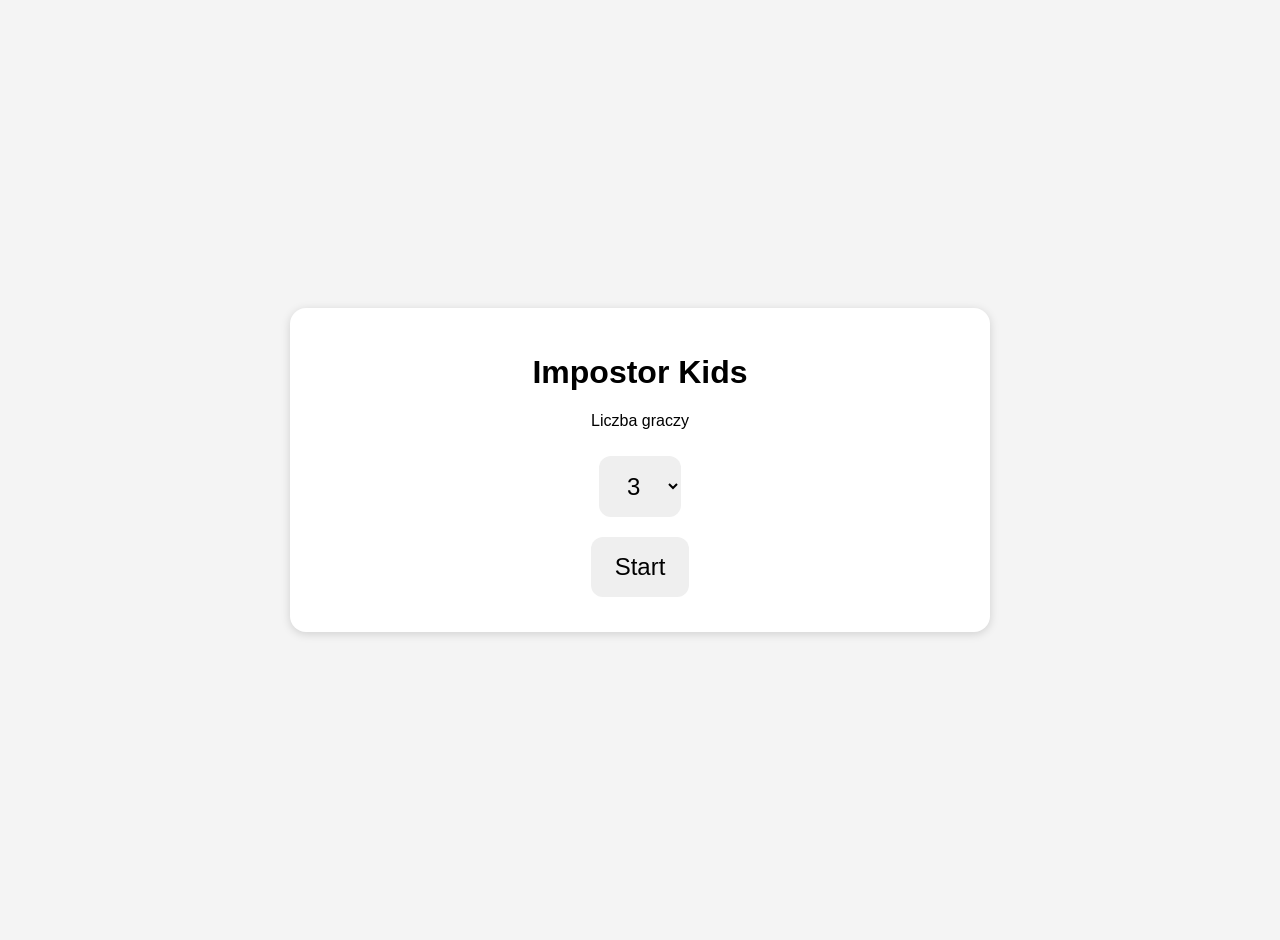
<file: Index.html>
<!DOCTYPE html>
<html lang="pl">
<head>
<meta charset="UTF-8">
<meta name="viewport" content="width=device-width, initial-scale=1.0, viewport-fit=cover">
<meta name="apple-mobile-web-app-capable" content="yes">
<title>Impostor Kids</title>
<style>
body{
font-family:-apple-system,BlinkMacSystemFont,Arial,sans-serif;
margin:0;padding:20px;
min-height:100vh;
display:flex;justify-content:center;align-items:center;
background:#f4f4f4;
text-align:center;
}
.container{width:100%;max-width:700px}
button,select{
font-size:24px;padding:16px 24px;
border-radius:12px;border:none;
margin:10px;
}
button{cursor:pointer}
.card{
background:white;
padding:25px;
border-radius:16px;
box-shadow:0 2px 10px rgba(0,0,0,.15);
}
.hidden{display:none}
#timer{font-size:64px;font-weight:bold;margin:20px 0}
#roleText{font-size:40px}
</style>
</head>
<body>
<div class="container">

<div id="setup" class="card">
<h1>Impostor Kids</h1>
<p>Liczba graczy</p>
<select id="players">
<option>3</option><option>4</option><option>5</option>
<option>6</option><option>7</option><option>8</option><option>9</option>
</select><br>
<button onclick="startGame()">Start</button>
</div>

<div id="game" class="card hidden">
<h2 id="playerLabel"></h2>
<button onclick="showRole()">Pokaż moją rolę</button>
<div id="roleCard" class="hidden">
<h2 id="roleText"></h2>
<button onclick="nextPlayer()">Ukryj i przekaż dalej</button>
</div>
</div>

<div id="round" class="card hidden">
<h1>Runda trwa</h1>
<div id="timer">03:00</div>
<button onclick="finishRound()">Koniec rundy i głosowanie</button>
</div>

<div id="vote" class="card hidden">
<h1>GŁOSOWANIE</h1>
<p>Wskażcie impostora.</p>
<button onclick="location.reload()">Nowa gra</button>
</div>

</div>

<script>
const words=[
"pies","kot","krowa","koń","lew","tygrys","słoń","żyrafa","zebra","małpa",
"królik","mysz","żółw","kura","kogut","kaczka","gęś","owca","koza","świnia",
"jabłko","banan","gruszka","truskawka","malina","arbuz","pomarańcza","cytryna","winogrono","śliwka",
"pizza","hamburger","frytki","lody","cukierek","czekolada","kanapka","makaron","naleśnik","zupa",
"samochód","autobus","rower","pociąg","samolot","helikopter","traktor","motor","statek","rakieta",
"piłka","huśtawka","zjeżdżalnia","klocki","lalka","pluszak","skakanka","rolki","hulajnoga","balon",
"szkoła","przedszkole","plac zabaw","basen","las","plaża","góry","dom","zamek","ogród",
"mama","tata","babcia","dziadek","siostra","brat","kolega","nauczyciel","lekarz","strażak",
"policjant","król","królewna","pirat","rycerz","czarodziej","smok","robot","dinozaur","jednorożec",
"słońce","księżyc","gwiazda","chmura","deszcz","śnieg","tęcza","wiatr","morze","rzeka"
];

let roles=[];
let current=0;
let countdown;

function startGame(){
 let n=parseInt(document.getElementById('players').value);
 let word=words[Math.floor(Math.random()*words.length)];
 let imp=Math.floor(Math.random()*n);

 roles=[];
 for(let i=0;i<n;i++) roles.push(i===imp?"IMPOSTOR":word);

 document.getElementById('setup').classList.add('hidden');
 document.getElementById('game').classList.remove('hidden');
 document.getElementById('playerLabel').innerText='Gracz '+(current+1);
}

function showRole(){
 document.getElementById('roleCard').classList.remove('hidden');
 let r=roles[current];
 document.getElementById('roleText').innerText=(r==="IMPOSTOR")?"Jesteś IMPOSTOREM!":"Hasło: "+r;
}

function nextPlayer(){
 document.getElementById('roleCard').classList.add('hidden');
 current++;
 if(current>=roles.length){
   document.getElementById('game').classList.add('hidden');
   document.getElementById('round').classList.remove('hidden');
   startTimer();
 }else{
   document.getElementById('playerLabel').innerText='Gracz '+(current+1);
 }
}

function startTimer(){
 let time=180;
 update(time);
 countdown=setInterval(()=>{
   time--;
   update(time);
   if(time<=0){
      clearInterval(countdown);
      finishRound();
   }
 },1000);
}

function update(t){
 let m=String(Math.floor(t/60)).padStart(2,'0');
 let s=String(t%60).padStart(2,'0');
 document.getElementById('timer').innerText=m+":"+s;
}

function finishRound(){
 clearInterval(countdown);
 document.getElementById('round').classList.add('hidden');
 document.getElementById('vote').classList.remove('hidden');
}
</script>
</body>
</html>
</file>
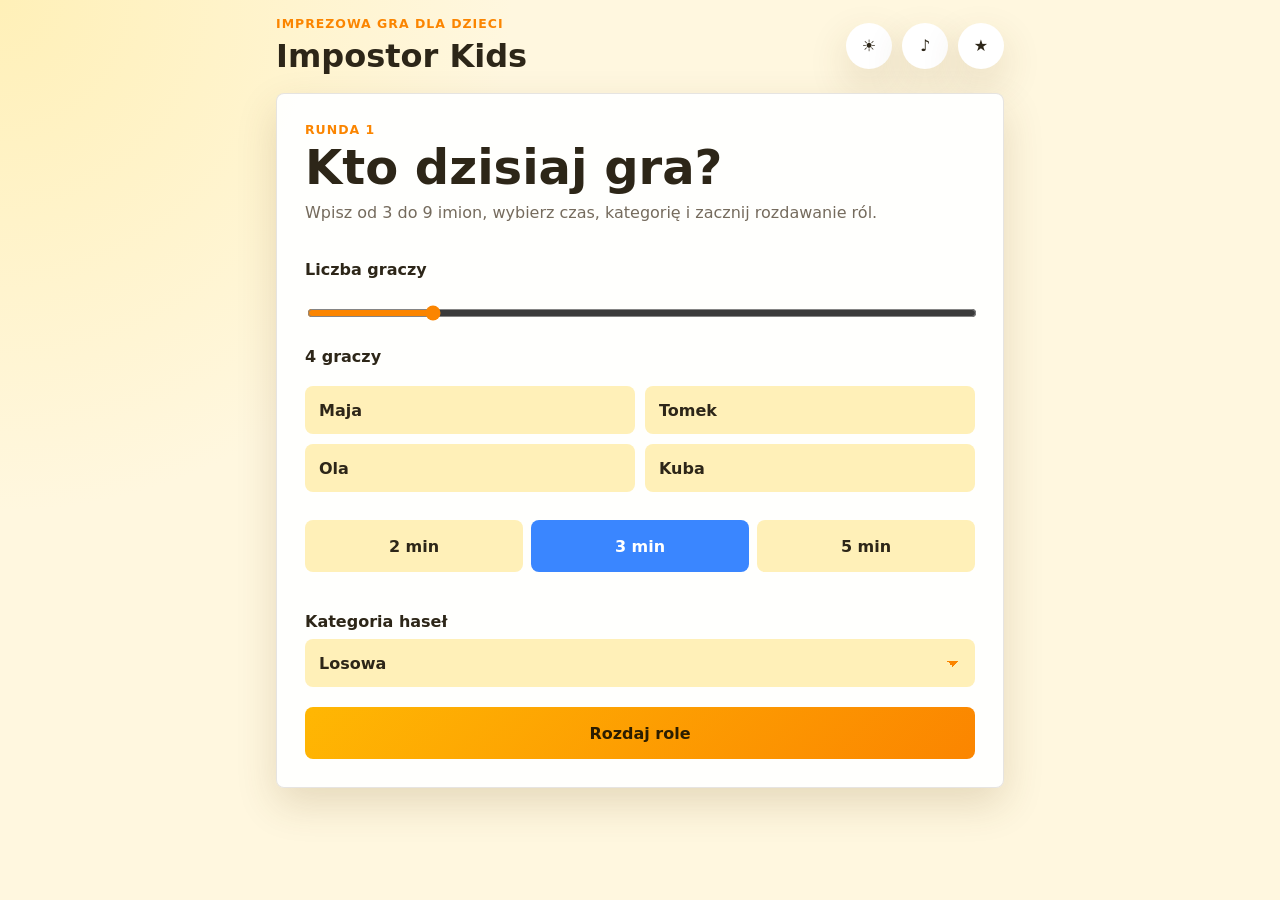
<file: index.html>
<!doctype html>
<html lang="pl">
  <head>
    <meta charset="utf-8">
    <meta name="viewport" content="width=device-width, initial-scale=1, viewport-fit=cover">
    <meta name="theme-color" content="#ffda6b">
    <meta name="apple-mobile-web-app-capable" content="yes">
    <meta name="apple-mobile-web-app-status-bar-style" content="default">
    <meta name="apple-mobile-web-app-title" content="Impostor Kids">
    <title>Impostor Kids 4.0</title>
    <link rel="manifest" href="manifest.json">
    <link rel="apple-touch-icon" href="icons/icon-192.png">
    <link rel="icon" href="icons/icon-192.png">
    <link rel="stylesheet" href="styles.css">
  </head>
  <body>
    <div class="app-shell">
      <header class="topbar">
        <div>
          <p class="eyebrow">Imprezowa gra dla dzieci</p>
          <h1>Impostor Kids</h1>
        </div>
        <div class="toolbar" aria-label="Ustawienia">
          <button class="icon-button" id="themeToggle" type="button" aria-label="Przełącz tryb jasny lub ciemny">☀</button>
          <button class="icon-button" id="soundToggle" type="button" aria-label="Włącz lub wyłącz dźwięki">♪</button>
          <button class="icon-button" id="statsOpen" type="button" aria-label="Pokaż statystyki">★</button>
        </div>
      </header>

      <main>
        <section class="screen active" id="setupScreen" aria-labelledby="setupTitle">
          <div class="panel hero-panel">
            <p class="round-pill" id="roundCounter">Runda 1</p>
            <h2 id="setupTitle">Kto dzisiaj gra?</h2>
            <p class="muted">Wpisz od 3 do 9 imion, wybierz czas, kategorię i zacznij rozdawanie ról.</p>

            <label class="field">
              <span>Liczba graczy</span>
              <input id="playerCount" type="range" min="3" max="9" value="4">
              <strong id="playerCountLabel">4 graczy</strong>
            </label>

            <div class="players-grid" id="playersGrid"></div>

            <div class="segmented" role="group" aria-label="Czas rundy">
              <button type="button" data-minutes="2">2 min</button>
              <button type="button" data-minutes="3" class="selected">3 min</button>
              <button type="button" data-minutes="5">5 min</button>
            </div>

            <label class="field">
              <span>Kategoria haseł</span>
              <select id="categorySelect" aria-label="Wybierz kategorię haseł"></select>
            </label>

            <button class="primary-action" id="startDeal" type="button">Rozdaj role</button>
          </div>
        </section>

        <section class="screen" id="dealScreen" aria-labelledby="dealTitle">
          <div class="panel focus-panel">
            <p class="round-pill" id="passOrder">Gracz 1 z 4</p>
            <h2 id="dealTitle">Przekaż telefon</h2>
            <p class="player-name" id="currentPlayerName"></p>
            <p class="muted">Przesuń suwak do końca, żeby zobaczyć swoją tajną rolę.</p>

            <label class="reveal-control">
              <span>Odsłoń rolę</span>
              <input id="revealSlider" type="range" min="0" max="100" value="0">
            </label>

            <div class="role-card hidden-role" id="roleCard" aria-live="polite">
              <span id="roleLabel">Tajna rola</span>
              <strong id="roleValue">Ukryta</strong>
              <small id="roleHint"></small>
            </div>

            <div class="button-row">
              <button class="secondary-action" id="hideRole" type="button">Ukryj rolę</button>
              <button class="primary-action" id="nextPlayer" type="button">Dalej</button>
            </div>
          </div>
        </section>

        <section class="screen" id="roundScreen" aria-labelledby="roundTitle">
          <div class="panel focus-panel">
            <p class="round-pill" id="categoryLabel">Kategoria</p>
            <h2 id="roundTitle">Runda trwa</h2>
            <p class="muted">Zaczyna:</p>
            <p class="player-name" id="starterName"></p>
            <div class="timer" id="timerDisplay">03:00</div>
            <div class="button-row">
              <button class="secondary-action" id="pauseTimer" type="button">Pauza</button>
              <button class="primary-action" id="finishRound" type="button">Głosowanie</button>
            </div>
          </div>
        </section>

        <section class="screen" id="voteScreen" aria-labelledby="voteTitle">
          <div class="panel">
            <p class="round-pill">Głosowanie</p>
            <h2 id="voteTitle">Kto był impostorem?</h2>
            <div class="vote-list" id="voteList"></div>
          </div>
        </section>

        <section class="screen" id="guessScreen" aria-labelledby="guessTitle">
          <div class="panel focus-panel">
            <p class="round-pill">Ostatnia szansa</p>
            <h2 id="guessTitle">Impostor zgaduje hasło</h2>
            <p class="muted"><strong id="guessImpostorName"></strong> został złapany, ale może jeszcze uratować rundę.</p>
            <p class="category-callout" id="guessCategory"></p>
            <label class="field">
              <span>Jakie było hasło?</span>
              <input id="impostorGuess" type="text" autocomplete="off" placeholder="Wpisz odpowiedź">
            </label>
            <div class="button-row">
              <button class="secondary-action" id="skipGuess" type="button">Nie wiem</button>
              <button class="primary-action" id="submitGuess" type="button">Sprawdź</button>
            </div>
          </div>
        </section>

        <section class="screen" id="resultScreen" aria-labelledby="resultTitle">
          <div class="panel">
            <p class="round-pill" id="resultBadge">Wynik</p>
            <h2 id="resultTitle">Koniec rundy</h2>
            <p class="big-result" id="resultText"></p>
            <div class="answer-box">
              <span>Kategoria</span>
              <strong id="finalCategory"></strong>
              <span>Hasło</span>
              <strong id="finalWord"></strong>
              <span>Impostor</span>
              <strong id="finalImpostor"></strong>
            </div>
            <h3>Ranking</h3>
            <ol class="ranking" id="rankingList"></ol>
            <div class="button-row">
              <button class="secondary-action" id="backToSetup" type="button">Ustawienia</button>
              <button class="primary-action" id="nextRound" type="button">Następna runda</button>
            </div>
          </div>
        </section>

        <section class="screen" id="statsScreen" aria-labelledby="statsTitle">
          <div class="panel">
            <p class="round-pill">Statystyki</p>
            <h2 id="statsTitle">Historia graczy</h2>
            <div class="stats-list" id="statsList"></div>
            <div class="button-row">
              <button class="secondary-action" id="resetStats" type="button">Wyczyść statystyki</button>
              <button class="primary-action" id="closeStats" type="button">Wróć</button>
            </div>
          </div>
        </section>
      </main>
    </div>

    <script src="data.js"></script>
    <script src="app.js"></script>
  </body>
</html>
</file>
<file: styles.css>
:root {
  color-scheme: light;
  --bg: #fff7df;
  --surface: #ffffff;
  --surface-strong: #fff0b8;
  --text: #2d2618;
  --muted: #756b5d;
  --primary: #ffb703;
  --primary-strong: #fb8500;
  --accent: #3a86ff;
  --success: #2a9d8f;
  --danger: #e76f51;
  --shadow: 0 16px 40px rgba(92, 61, 0, 0.16);
  --radius: 8px;
}

body.dark {
  color-scheme: dark;
  --bg: #12151f;
  --surface: #1c2230;
  --surface-strong: #293244;
  --text: #fff8e8;
  --muted: #c8c0b4;
  --primary: #ffd166;
  --primary-strong: #f4a261;
  --accent: #7cc7ff;
  --success: #4ecdc4;
  --danger: #ff8a70;
  --shadow: 0 16px 40px rgba(0, 0, 0, 0.34);
}

* {
  box-sizing: border-box;
}

html {
  min-height: 100%;
}

body {
  min-height: 100%;
  margin: 0;
  background: radial-gradient(circle at top left, var(--surface-strong), transparent 32rem), var(--bg);
  color: var(--text);
  font-family: system-ui, -apple-system, BlinkMacSystemFont, "Segoe UI", sans-serif;
  transition: background 180ms ease, color 180ms ease;
}

button,
input,
select {
  font: inherit;
}

button {
  cursor: pointer;
}

.app-shell {
  width: min(760px, 100%);
  min-height: 100vh;
  min-height: 100dvh;
  margin: 0 auto;
  padding: calc(16px + env(safe-area-inset-top)) 16px calc(18px + env(safe-area-inset-bottom));
}

.topbar {
  display: flex;
  align-items: center;
  justify-content: space-between;
  gap: 12px;
  margin-bottom: 18px;
}

.eyebrow,
.round-pill {
  margin: 0 0 6px;
  color: var(--primary-strong);
  font-size: 0.78rem;
  font-weight: 800;
  letter-spacing: 0.08em;
  text-transform: uppercase;
}

h1,
h2,
h3,
p {
  margin-top: 0;
}

h1 {
  margin-bottom: 0;
  font-size: clamp(1.35rem, 6vw, 2rem);
}

h2 {
  margin-bottom: 10px;
  font-size: clamp(1.7rem, 8vw, 3rem);
  line-height: 1;
}

h3 {
  margin: 22px 0 12px;
  font-size: 1.25rem;
}

.toolbar,
.button-row {
  display: flex;
  gap: 10px;
}

.icon-button {
  width: 46px;
  height: 46px;
  border: 0;
  border-radius: 50%;
  background: var(--surface);
  color: var(--text);
  box-shadow: var(--shadow);
  font-weight: 900;
}

.screen {
  display: none;
  animation: rise 220ms ease both;
}

.screen.active {
  display: block;
}

.panel {
  background: color-mix(in srgb, var(--surface) 94%, transparent);
  border: 1px solid color-mix(in srgb, var(--muted) 18%, transparent);
  border-radius: var(--radius);
  box-shadow: var(--shadow);
  padding: clamp(18px, 5vw, 28px);
}

.hero-panel,
.focus-panel {
  min-height: min(680px, calc(100vh - 112px));
  display: flex;
  flex-direction: column;
  justify-content: center;
}

.muted {
  color: var(--muted);
  line-height: 1.45;
}

.field {
  display: grid;
  gap: 8px;
  margin: 20px 0;
  font-weight: 800;
}

input[type="range"] {
  width: 100%;
  accent-color: var(--primary-strong);
}

.players-grid {
  display: grid;
  grid-template-columns: repeat(2, minmax(0, 1fr));
  gap: 10px;
  margin-bottom: 18px;
}

.players-grid input,
.field input,
.field select {
  width: 100%;
  min-height: 48px;
  border: 2px solid transparent;
  border-radius: var(--radius);
  background: var(--surface-strong);
  color: var(--text);
  padding: 0 12px;
  font-weight: 800;
}

.field select {
  appearance: none;
  background-image: linear-gradient(45deg, transparent 50%, var(--primary-strong) 50%), linear-gradient(135deg, var(--primary-strong) 50%, transparent 50%);
  background-position: calc(100% - 20px) 20px, calc(100% - 14px) 20px;
  background-size: 6px 6px, 6px 6px;
  background-repeat: no-repeat;
  padding-right: 40px;
}

.segmented {
  display: grid;
  grid-template-columns: repeat(3, 1fr);
  gap: 8px;
  margin: 10px 0 20px;
}

.segmented button,
.secondary-action,
.primary-action {
  min-height: 52px;
  border: 0;
  border-radius: var(--radius);
  font-weight: 900;
}

.segmented button {
  background: var(--surface-strong);
  color: var(--text);
}

.segmented .selected {
  background: var(--accent);
  color: white;
}

.primary-action {
  flex: 1;
  background: linear-gradient(135deg, var(--primary), var(--primary-strong));
  color: #2b1d00;
  padding: 0 18px;
}

.secondary-action {
  flex: 1;
  background: var(--surface-strong);
  color: var(--text);
  padding: 0 18px;
}

.player-name {
  margin: 8px 0 20px;
  font-size: clamp(2rem, 12vw, 4.2rem);
  font-weight: 950;
  line-height: 0.96;
}

.reveal-control {
  display: grid;
  gap: 12px;
  margin: 12px 0 18px;
  font-weight: 900;
}

.role-card {
  min-height: 210px;
  display: grid;
  align-content: center;
  gap: 10px;
  margin: 14px 0 18px;
  border-radius: var(--radius);
  padding: 22px;
  background: linear-gradient(135deg, var(--accent), var(--success));
  color: white;
  text-align: center;
}

.role-card.impostor {
  background: linear-gradient(135deg, #ff595e, var(--danger));
}

.role-card span {
  font-weight: 900;
  text-transform: uppercase;
  letter-spacing: 0.08em;
}

.role-card strong {
  font-size: clamp(2.6rem, 13vw, 5rem);
  line-height: 0.9;
}

.role-card small {
  font-size: 1rem;
  font-weight: 800;
}

.hidden-role {
  background: repeating-linear-gradient(45deg, var(--surface-strong), var(--surface-strong) 14px, var(--surface) 14px, var(--surface) 28px);
  color: var(--muted);
}

.timer {
  margin: 12px 0 20px;
  font-size: clamp(4rem, 22vw, 8rem);
  font-weight: 950;
  line-height: 1;
  text-align: center;
}

.timer.warning {
  color: var(--danger);
  animation: pulse 800ms ease infinite;
}

.category-callout {
  width: fit-content;
  margin: 4px 0 18px;
  border-radius: 999px;
  background: var(--surface-strong);
  color: var(--primary-strong);
  padding: 10px 14px;
  font-weight: 950;
}

.vote-list,
.stats-list {
  display: grid;
  gap: 10px;
}

.vote-list button,
.stat-card,
.ranking li {
  border: 0;
  border-radius: var(--radius);
  background: var(--surface-strong);
  color: var(--text);
  padding: 14px;
}

.vote-list button {
  min-height: 58px;
  text-align: left;
  font-weight: 950;
  font-size: 1.15rem;
}

.big-result {
  color: var(--primary-strong);
  font-size: clamp(1.8rem, 8vw, 3.2rem);
  font-weight: 950;
  line-height: 1.05;
}

.answer-box {
  display: grid;
  grid-template-columns: 1fr 1.4fr;
  gap: 8px 14px;
  border-radius: var(--radius);
  background: var(--surface-strong);
  padding: 14px;
}

.answer-box span {
  color: var(--muted);
  font-weight: 800;
}

.ranking {
  display: grid;
  gap: 10px;
  padding: 0;
  list-style: none;
}

.ranking li,
.stat-card {
  display: grid;
  grid-template-columns: auto 1fr auto;
  align-items: center;
  gap: 12px;
}

.medal {
  font-size: 1.6rem;
}

.score {
  font-size: 1.4rem;
  font-weight: 950;
}

.stat-card {
  grid-template-columns: 1fr;
}

.stat-card strong {
  font-size: 1.2rem;
}

.stat-grid {
  display: grid;
  grid-template-columns: repeat(4, 1fr);
  gap: 8px;
}

.stat-grid span {
  display: grid;
  gap: 2px;
  border-radius: var(--radius);
  background: color-mix(in srgb, var(--surface) 54%, transparent);
  padding: 8px;
  color: var(--muted);
  font-size: 0.78rem;
  font-weight: 800;
}

.stat-grid b {
  color: var(--text);
  font-size: 1.2rem;
}

@keyframes rise {
  from {
    opacity: 0;
    transform: translateY(10px);
  }
  to {
    opacity: 1;
    transform: translateY(0);
  }
}

@keyframes pulse {
  50% {
    transform: scale(1.03);
  }
}

@media (max-width: 540px) {
  .app-shell {
    padding-inline: 12px;
  }

  .topbar {
    align-items: flex-start;
  }

  .players-grid,
  .stat-grid {
    grid-template-columns: 1fr;
  }

  .button-row {
    flex-direction: column;
  }
}
</file>
